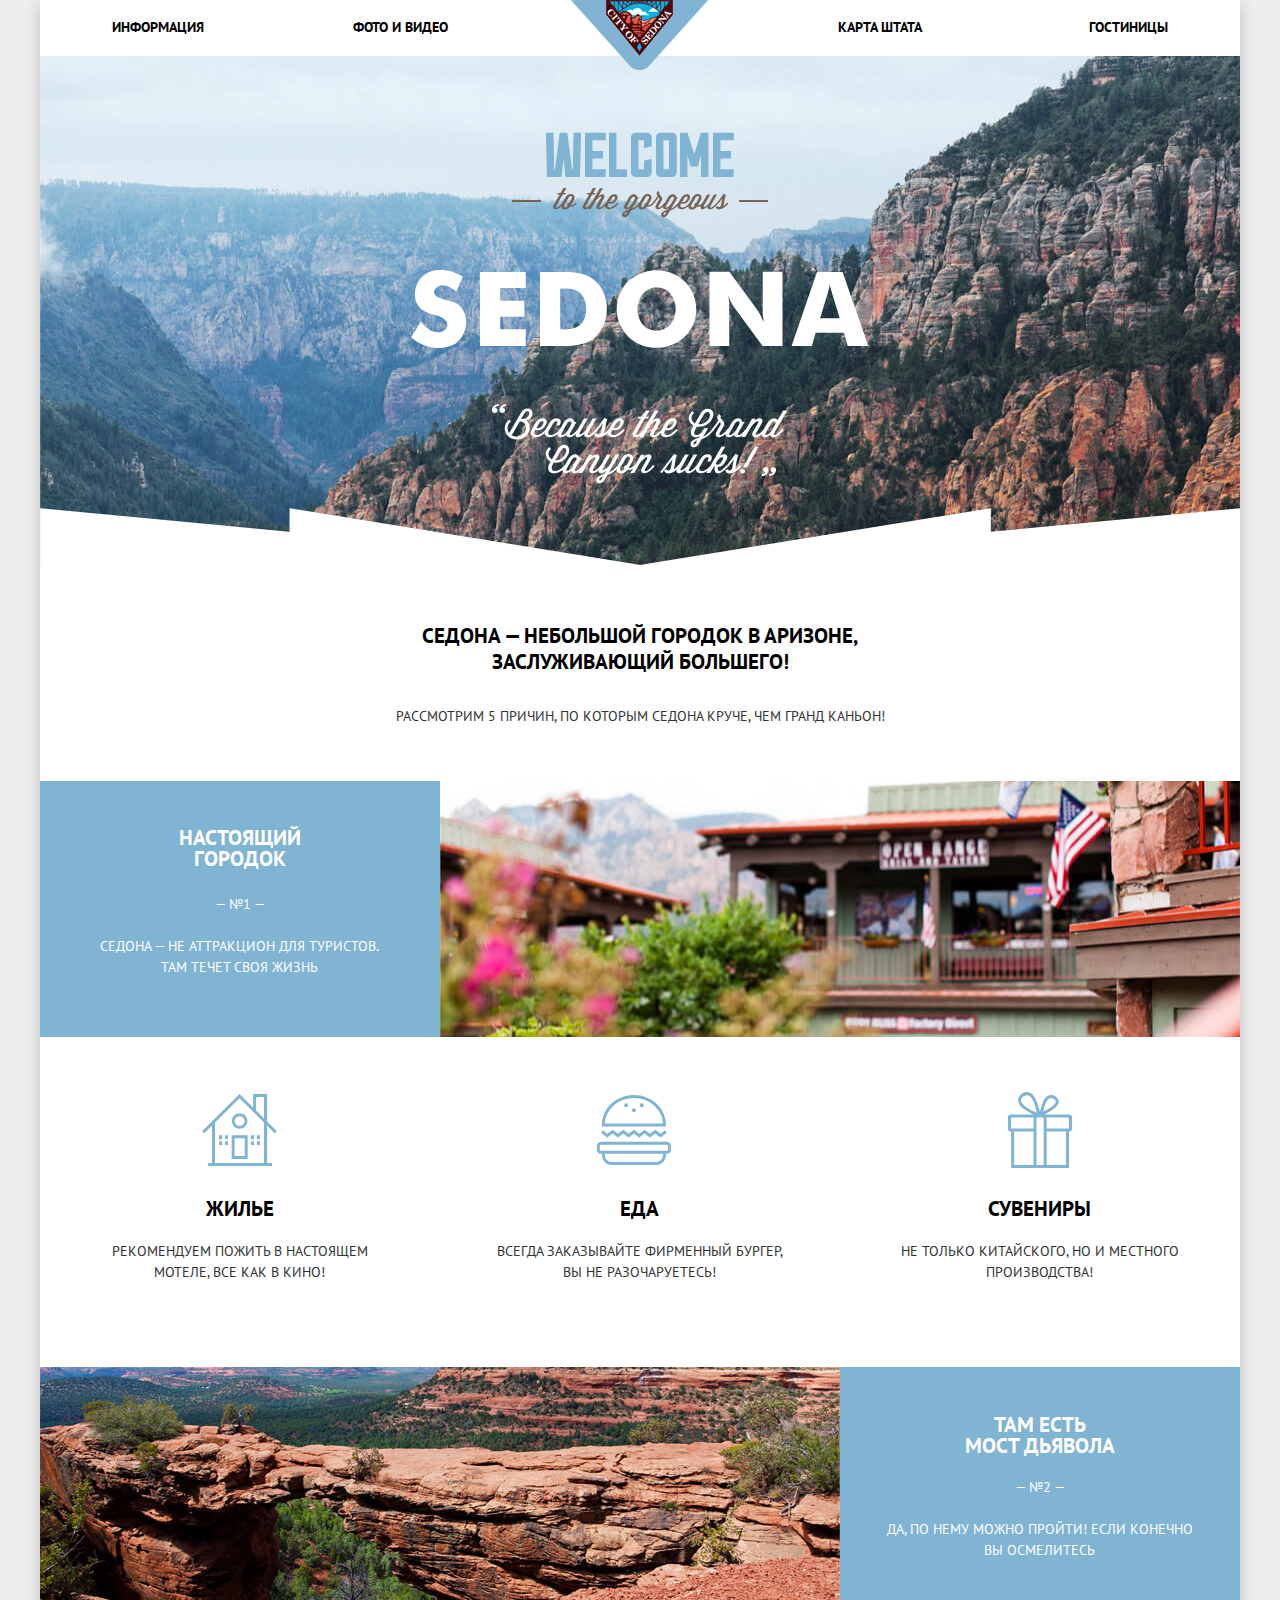
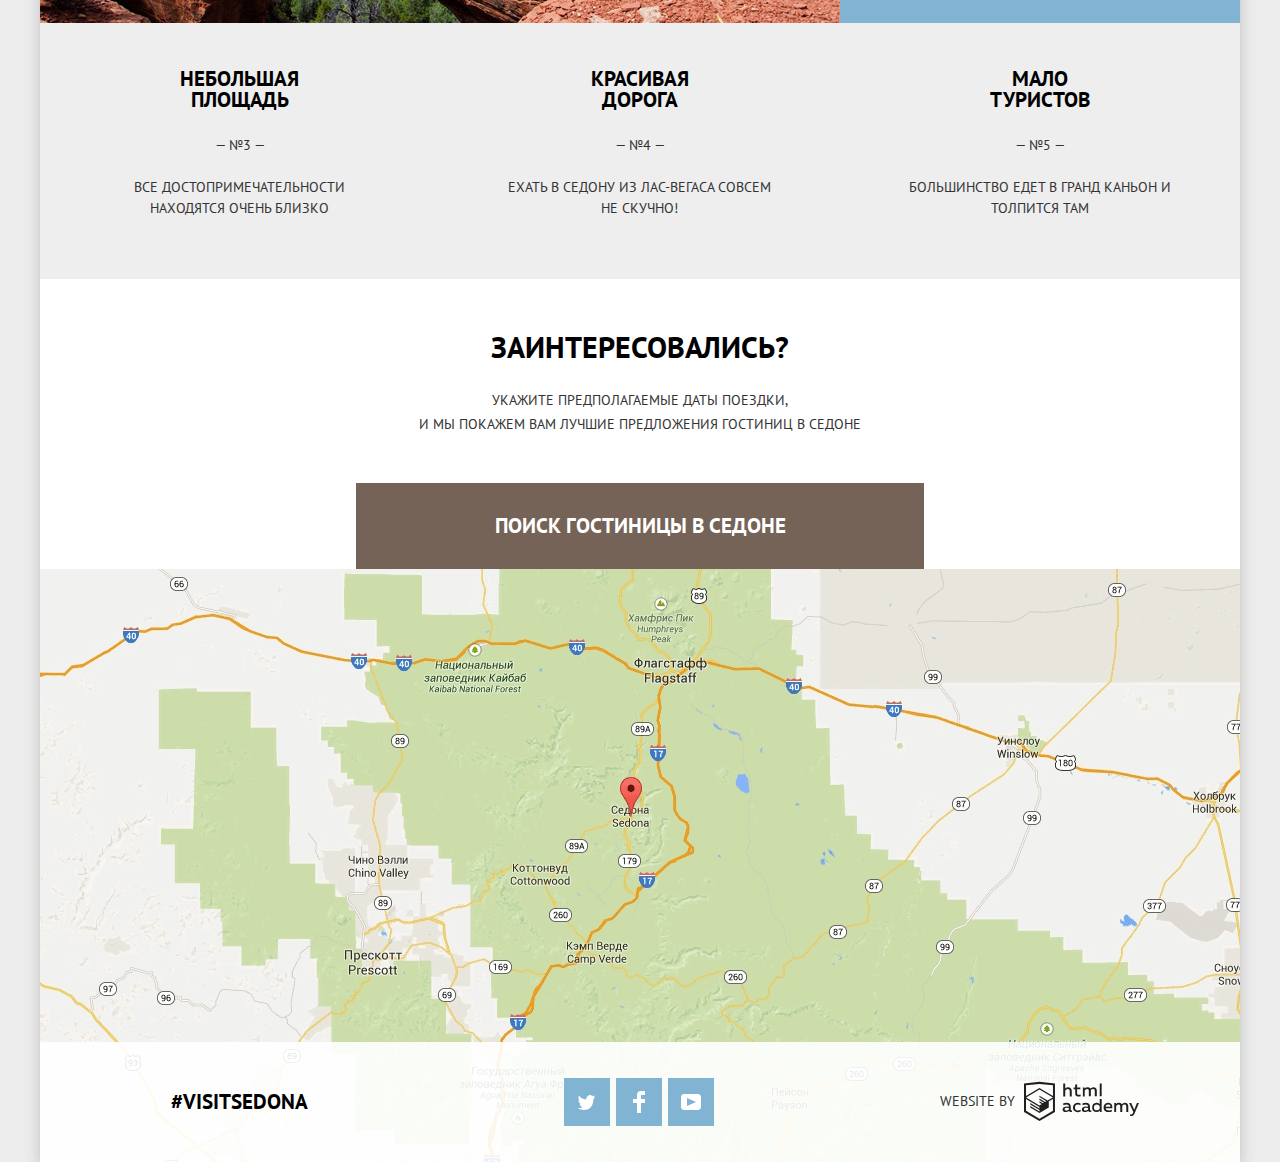
<file: index.html>
<!DOCTYPE html>
<html lang="ru">
  <head>
    <meta charset="utf-8">
    <title>HTML Academy: Седона</title>
    <link href="https://fonts.googleapis.com/css?family=PT+Sans:400,700&amp;subset=cyrillic" rel="stylesheet"> 
    <link rel="stylesheet" href="css/normalize.min.css">
    <link rel="stylesheet" href="css/style.min.css">
  </head>
  <body>
    <div class="main-wrapper">
      <header class="main-header">
        <a class="header-logo"><img src="img/logo.png" alt="Логотип сайта Седоны" width="138" height="70"></a>
        <nav class="main-nav">
          <ul class="menu">
            <li><a href="#">Информация</a></li>
            <li><a href="#">Фото и видео</a></li>
            <li><a href="#">Карта штата</a></li>
            <li><a href="hotels.html">Гостиницы</a></li>
          </ul>
        </nav>
      </header>
    
      <main class="container">
        <section class="intro">
          <h1 class="visually-hidden"> Welcome to the gorgeous Sedona</h1>
          <p class="visually-hidden">"Because the Grand Canyon sucks!"</p>
          <img src="img/text_intro.png" alt="Welcome to the gorgeous Sedona! Because the Grand Canyon sucks!" width="458" height="352">
        </section> <!--      end intro section-->

        <section class="advantages">
          <div class="advantages-wrapper">
            <h2>Седона &mdash; небольшой городок в Аризоне, заслуживающий большего!</h2>
            <p class="reasons">Рассмотрим 5 причин, по которым Седона круче, чем Гранд Каньон!</p>
          </div>

          <div class="advantages-list">
            <div class="row">
              <section class="advantage-item">
                <h3>Настоящий городок</h3>
                <p class="advantage-number">&mdash; №1 &mdash;</p>
                <p class="description">Седона &mdash; не аттракцион для туристов. Там течет своя жизнь</p>
              </section>
              <div class="advantages-photo">
                <img src="img/photo-1.jpg" alt="Улицы Седоны" width="800" height="401">
              </div>
            </div>

            <div class="row more-advantages">
              <section class="advantage-item">
                <h3>Жилье</h3>
                <p class="description">Рекомендуем пожить в настоящем мотеле, все как в кино!</p>
              </section>
              <section class="advantage-item">
                <h3>Еда</h3>
                <p class="description">Всегда заказывайте фирменный бургер, вы не разочаруетесь!</p>
              </section>
              <section class="advantage-item">
                <h3>Сувениры</h3>
                <p class="description">Не только китайского, но и местного производства!</p>
              </section>
            </div>

            <div class="row">
              <section class="advantage-item">
                <h3>Там есть<br> Мост Дьявола</h3>
                <p class="advantage-number">&mdash; №2 &mdash;</p>
                <p class="description">Да, по нему можно пройти! Если конечно вы осмелитесь</p>
              </section>
              <div class="advantages-photo bridge">
                <img src="img/photo-2.jpg" alt="Мост Дьявола" width="800" height="400">
              </div>
            </div>

            <div class="row">
              <section class="advantage-item">
                <h3>Небольшая площадь</h3>
                <p class="advantage-number">&mdash; №3 &mdash;</p>
                <p class="description">Все достопримечательности находятся очень близко</p>
              </section>
              <section class="advantage-item ">
                <h3>Красивая дорога</h3>
                <p class="advantage-number">&mdash; №4 &mdash;</p>
                <p class="description">Ехать в Седону из Лас-Вегаса совсем не скучно!</p>
              </section>
              <section class="advantage-item">
                <h3>Мало туристов</h3>
                <p class="advantage-number">&mdash; №5 &mdash;</p>
                <p class="description">Большинство едет в Гранд Каньон и толпится там</p>
              </section>
            </div>
          </div> <!--        end advantages-list-->

        </section> <!--      end advantages section-->

        <section class="appointment">
          <h2 class="visually-hidden">Поиск гостиницы</h2>
          <b>Заинтересовались?</b>
          <p class="appointment-info">Укажите предполагаемые даты поездки,<br>
          и мы покажем вам лучшие предложения гостиниц в Седоне</p>
          <section class="hotel-search">
            <h3 class="visually-hidden">Форма поиска</h3>
            <button class="button button-show-form">Поиск гостиницы в Седоне</button>
            <div class="appointment-form-container">
              <form class="appointment-form" action="https://echo.htmlacademy.ru" method="get">
                <label for="date-in">Дата заезда:</label>
                <div class="input-date-wrapper">
                  <input type="text" name="date-in" id="date-in" placeholder="24 апреля 2017" value="">
                  <svg class="calendar" xmlns="http://www.w3.org/2000/svg" width="21" height="22" viewBox="0 0 21 22"><path d="M19.251 2.025h-2.845V.648c0-.381-.294-.689-.656-.689-.363 0-.656.308-.656.689v1.377h-3.938V.648c0-.381-.294-.689-.655-.689-.363 0-.657.308-.657.689v1.377H5.906V.648c0-.381-.294-.689-.656-.689-.363 0-.657.308-.657.689v1.377H1.75C.784 2.025 0 2.847 0 3.862v16.302C0 21.179.784 22 1.75 22h17.501c.966 0 1.749-.821 1.749-1.836V3.862c0-1.015-.783-1.837-1.749-1.837zm.437 18.139a.448.448 0 0 1-.437.459H1.75a.45.45 0 0 1-.438-.459V3.862a.45.45 0 0 1 .438-.459h2.844v1.378c0 .381.294.689.657.689.362 0 .656-.308.656-.689V3.403h3.938v1.378c0 .381.294.689.657.689.361 0 .655-.308.655-.689V3.403h3.938v1.378c0 .381.293.689.656.689.362 0 .656-.308.656-.689V3.403h2.845c.241 0 .437.206.437.459v16.302z"/><path d="M4.594 8.225h2.625v2.066H4.594zM4.594 11.668h2.625v2.067H4.594zM4.594 15.112h2.625v2.066H4.594zM9.188 15.112h2.625v2.066H9.188zM9.188 11.668h2.625v2.067H9.188zM9.188 8.225h2.625v2.066H9.188zM13.781 15.112h2.625v2.066h-2.625zM13.781 11.668h2.625v2.067h-2.625zM13.781 8.225h2.625v2.066h-2.625z"/></svg>
                </div>
                <label for="date-out">Дата выезда:</label>
                <div class="input-date-wrapper">
                  <input type="text" name="date-out" id="date-out" placeholder="4 июля 2017" value="">
                  <svg class="calendar" xmlns="http://www.w3.org/2000/svg" width="21" height="22" viewBox="0 0 21 22"><path d="M19.251 2.025h-2.845V.648c0-.381-.294-.689-.656-.689-.363 0-.656.308-.656.689v1.377h-3.938V.648c0-.381-.294-.689-.655-.689-.363 0-.657.308-.657.689v1.377H5.906V.648c0-.381-.294-.689-.656-.689-.363 0-.657.308-.657.689v1.377H1.75C.784 2.025 0 2.847 0 3.862v16.302C0 21.179.784 22 1.75 22h17.501c.966 0 1.749-.821 1.749-1.836V3.862c0-1.015-.783-1.837-1.749-1.837zm.437 18.139a.448.448 0 0 1-.437.459H1.75a.45.45 0 0 1-.438-.459V3.862a.45.45 0 0 1 .438-.459h2.844v1.378c0 .381.294.689.657.689.362 0 .656-.308.656-.689V3.403h3.938v1.378c0 .381.294.689.657.689.361 0 .655-.308.655-.689V3.403h3.938v1.378c0 .381.293.689.656.689.362 0 .656-.308.656-.689V3.403h2.845c.241 0 .437.206.437.459v16.302z"/><path d="M4.594 8.225h2.625v2.066H4.594zM4.594 11.668h2.625v2.067H4.594zM4.594 15.112h2.625v2.066H4.594zM9.188 15.112h2.625v2.066H9.188zM9.188 11.668h2.625v2.067H9.188zM9.188 8.225h2.625v2.066H9.188zM13.781 15.112h2.625v2.066h-2.625zM13.781 11.668h2.625v2.067h-2.625zM13.781 8.225h2.625v2.066h-2.625z"/></svg>
                </div>
                <label for="adults">Взрослые:</label>
                <div class="visitors-count">
                  <button class="appointment-form-button adults-less" type="button">&ndash;</button>
                  <input type="text" name="adults" id="adults" placeholder="2" value="">
                  <button class="appointment-form-button adults-more" type="button">+</button>
                </div>
                <label for="children">Дети:</label>
                <div class="visitors-count">
                  <button class="appointment-form-button children-less" type="button">&ndash;</button>
                  <input type="text" name="children" id="children" placeholder="0" value="">
                  <button class="appointment-form-button children-more" type="button">+</button>
                </div>
                <button class="button button-search" type="submit">Найти</button>
              </form>
            </div>
          </section> <!--        end hotel-search section-->
        </section> <!--end appointment section-->

        <section class="map">
          <h2 class="visually-hidden">Как нас найти</h2>
          <div class="map-wrapper">
            <iframe src="https://www.google.com/maps/embed?pb=!1m18!1m12!1m3!1d704955.1350324089!2d-112.24984124448874!3d34.83721446784348!2m3!1f0!2f0!3f0!3m2!1i1024!2i768!4f13.1!3m3!1m2!1s0x872da132f942b00d%3A0x5548c523fa6c8efd!2z0KHQtdC00L7QvdCwLCDQkNGA0LjQt9C-0L3QsCA4NjMzNiwg0KHQqNCQ!5e0!3m2!1sru!2sru!4v1504607734139" width="600" height="450" style="border:0" allowfullscreen></iframe>
            <img src="img/map.png" alt="Седона — город, расположенный по обе стороны границы между округами Коконино и Явапай в северной области Долины Верде штата Аризона." width="1200" height="593">
          </div>
        </section> <!--        end map section-->
      </main>

      <footer class="main-footer">
        <div class="footer-wrapper"> <!--    дополнительная обертка для поддержки в IE 11 min-heigth + align-items -->
          <div class="hashtag">
            <p>#visitsedona</p>
          </div>

          <section class="social">
            <h3 class="visually-hidden">Мы в соцсетях</h3>
            <ul class="social-list">
              <li><a class="social-item social-tw" href="#"><span class="visually-hidden">Twitter</span></a></li>
              <li><a class="social-item social-fb" href="#"><span class="visually-hidden">Facebook</span></a></li>
              <li><a class="social-item social-yt" href="#"><span class="visually-hidden">Youtube</span></a></li>
            </ul>
          </section><!--      end social section-->

          <div class="copyright">
            <p>
              <span>Website by</span>
              <a class="copyright-link" href="https://htmlacademy.ru/intensive/htmlcss">
                <svg id="Layer_1" data-name="Layer 1" xmlns="http://www.w3.org/2000/svg" width="115" height="41" viewBox="0 0 108.08 36.85"><title>logo-htmlacademy-small1</title><path d="M44.61,26.88a2,2,0,0,0,.55-0.1v1.33a3.25,3.25,0,0,1-1.18.21,1.67,1.67,0,0,1-1.67-1,4.84,4.84,0,0,1-3.14,1.08c-1.51,0-2.91-.83-2.91-2.55,0-2.13,2-2.79,3.71-2.79a11.08,11.08,0,0,1,2.17.25v-0.3c0-1-.76-1.77-2.19-1.77a7.42,7.42,0,0,0-3,.64v-1.7a10.21,10.21,0,0,1,3.19-.55c2.36,0,3.81,1.12,3.81,3.65v3a0.54,0.54,0,0,0,.49.59h0.17Zm-6.44-1.13A1.35,1.35,0,0,0,39.63,27h0.11a3.39,3.39,0,0,0,2.41-1V24.58a9.72,9.72,0,0,0-1.81-.21c-1,0-2.16.33-2.16,1.38h0Zm12.36-6.11a5,5,0,0,1,2.57.64V22a4.08,4.08,0,0,0-2.3-.7,2.75,2.75,0,1,0,0,5.49,5,5,0,0,0,2.43-.64v1.71a6.27,6.27,0,0,1-2.76.57A4.21,4.21,0,0,1,46,24.51q0-.21,0-0.41a4.32,4.32,0,0,1,4.18-4.46h0.38Zm12.17,7.24a2,2,0,0,0,.55-0.1v1.33a3.25,3.25,0,0,1-1.18.21,1.67,1.67,0,0,1-1.67-1,4.84,4.84,0,0,1-3.14,1.08c-1.51,0-2.91-.83-2.91-2.55,0-2.13,2-2.79,3.71-2.79a11.08,11.08,0,0,1,2.17.25v-0.3c0-1-.76-1.77-2.19-1.77a7.42,7.42,0,0,0-3,.64v-1.7a10.21,10.21,0,0,1,3.19-.55c2.36,0,3.81,1.12,3.81,3.65v3a0.54,0.54,0,0,0,.49.59h0.17Zm-6.44-1.13A1.35,1.35,0,0,0,57.73,27h0.11a3.39,3.39,0,0,0,2.41-1V24.58a9.72,9.72,0,0,0-1.81-.21c-1.06,0-2.16.33-2.16,1.38h0ZM73,16V28.2H71.35V26.88a3.88,3.88,0,0,1-3.19,1.54,4.4,4.4,0,0,1,0-8.78,3.81,3.81,0,0,1,3,1.3V16H73Zm-4.53,5.22a2.76,2.76,0,1,0,0,5.52A2.86,2.86,0,0,0,71.15,25V23A2.91,2.91,0,0,0,68.49,21.27ZM79,19.64c3.31,0,4.46,2.68,3.92,5.09H76.7c0.21,1.5,1.67,2.11,3.19,2.11a6.11,6.11,0,0,0,2.64-.59v1.6a7.14,7.14,0,0,1-3,.57C77,28.42,74.78,27,74.78,24a4.18,4.18,0,0,1,4-4.39H79Zm0.09,1.54a2.28,2.28,0,0,0-2.44,2.1v0.06H81.3A2,2,0,0,0,79.13,21.18Zm5.73,7V19.87h1.65v1a3.81,3.81,0,0,1,2.78-1.27A2.86,2.86,0,0,1,91.89,21a4.12,4.12,0,0,1,2.91-1.33A3.06,3.06,0,0,1,98,23V28.2h-1.9V23.05a1.59,1.59,0,0,0-1.42-1.75H94.42a2.8,2.8,0,0,0-2.07,1.12V28.2h-1.9V23.05A1.59,1.59,0,0,0,89,21.31H88.8a3,3,0,0,0-2.21,1.29v5.63H84.86Zm21.31-8.33h1.9l-3.91,9.46c-0.9,2.17-2.09,2.86-3.35,2.86a4.76,4.76,0,0,1-1.1-.14V30.46a2.86,2.86,0,0,0,.85.12c0.9,0,1.58-.64,2.07-1.9l0.17-.42-4-8.4h2l2.86,6.29ZM38.73,1.46V6.22a3.81,3.81,0,0,1,2.7-1.14,3.25,3.25,0,0,1,3.44,3.4v5.15H43V8.72a1.81,1.81,0,0,0-1.61-2h-0.3a2.93,2.93,0,0,0-2.32,1.39v5.52h-1.9V1.46h1.9ZM49.94,2.31v3h3V6.91h-3v3.81c0,1.1.5,1.46,1.58,1.46a4.49,4.49,0,0,0,1.69-.33v1.6A6.8,6.8,0,0,1,51,13.8a2.55,2.55,0,0,1-2.86-2.74V6.89H46.58V5.26h1.5V2.74Zm5.4,11.31V5.28H57v1A3.81,3.81,0,0,1,59.77,5a2.86,2.86,0,0,1,2.6,1.33A4.12,4.12,0,0,1,65.28,5,3.06,3.06,0,0,1,68.44,8.4v5.21h-1.9V8.46a1.59,1.59,0,0,0-1.42-1.75H64.89a2.8,2.8,0,0,0-2.07,1.12v5.78h-1.9V8.46A1.59,1.59,0,0,0,59.5,6.71H59.27A3,3,0,0,0,57.06,8v5.63H55.34ZM71.17,1.45H73V13.6H71.17V1.45ZM14.71,0H14.55L0,1.54V28.21l14.55,8.66,14.55-8.66V1.54Zm12.5,27.1L14.55,34.64,1.9,27.12V16.18l12.59,7.5V25L5.86,19.9v1.31l8.68,5.21v1.39L5.87,22.65V24l8.68,5.21,8.75-5.24V18.31L27.2,16V27.12Zm0-12.53-3.48,2-1.6,1L14.51,13v1.31L21,18.23H21l-0.14.09-1,.54-5.37-3.2V17l4.24,2.52-1,.67-3.2-1.9v1.31l2.1,1.24L14.5,22.1,2,14.65,14.51,7.11Zm0-1.32L14.49,5.76,1.91,13.25v-10L14.56,1.92,27.21,3.25v10h0Z" transform="translate(0 -0.02)" fill="#231f20"/></svg>
                <span class="visually-hidden">HTML Academy</span>
              </a>
            </p>
          </div>
        </div>
      </footer>

    </div>
    
    <script src="js/script.min.js"></script>

  </body>
</html>
</file>
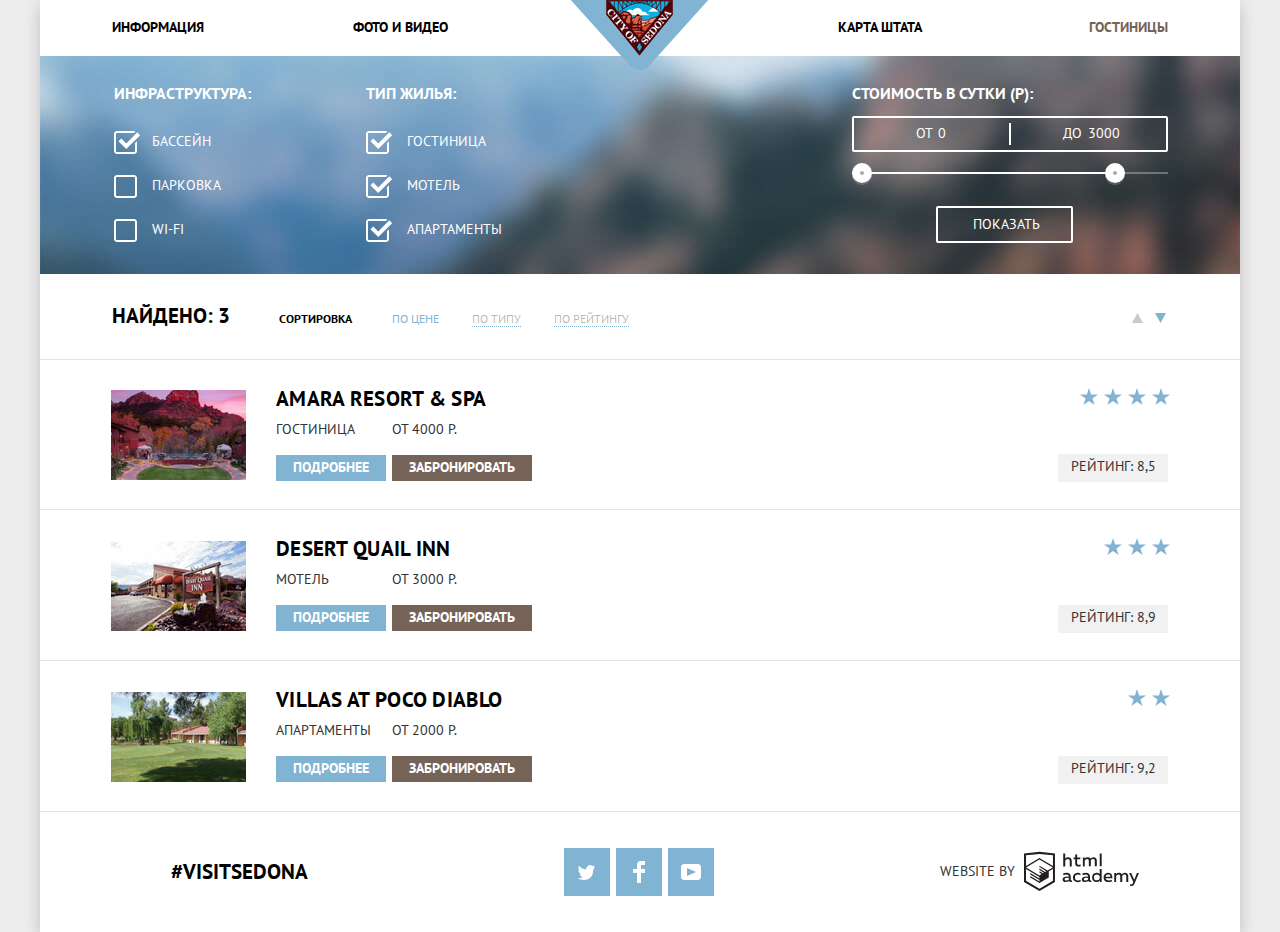
<file: hotels.html>
<!DOCTYPE html>
<html lang="ru">
  <head>
    <meta charset="UTF-8">
    <title>Гостиницы</title>
    <link href="https://fonts.googleapis.com/css?family=PT+Sans:400,700&amp;subset=cyrillic" rel="stylesheet">
    <link rel="stylesheet" href="css/normalize.min.css">
    <link rel="stylesheet" href="css/style.min.css">
  </head>
  <body>
    <div class="main-wrapper">
      <header class="main-header">
        <a class="header-logo" href="index.html"><img src="img/logo.png" alt="На главную" width="138" height="70"></a>
        <nav class="main-nav">
          <ul class="menu">
            <li><a href="#">Информация</a></li>
            <li><a href="#">Фото и видео</a></li>
            <li><a href="#">Карта штата</a></li>
            <li><a class="current">Гостиницы</a></li>
          </ul>
        </nav>
      </header>

      <main class="main-container">
        <h1 class="visually-hidden">Поиск гостиницы в Седоне</h1>
        <section class="filter">
          <h2 class="visually-hidden">Фильтры гостиниц</h2>
          <form class="form-filter" action="https://echo.htmlacademy.ru" method="get">
            <fieldset class="fieldset infrastructure">
              <legend>Инфраструктура:</legend>
              <ul>
                <li>
                  <input class="visually-hidden filter-input" type="checkbox" name="pool" id="pool" checked>
                  <label for="pool">Бассейн</label>
                </li>
                <li>
                  <input class="visually-hidden filter-input" type="checkbox" name="parking" id="parking">
                  <label for="parking">Парковка</label>
                </li>
                <li>
                  <input class="visually-hidden filter-input" type="checkbox" name="wifi" id="wifi">
                  <label for="wifi">Wi-Fi</label>
                </li>
              </ul>
            </fieldset>
            <fieldset class="fieldset housing">
              <legend>Тип жилья:</legend>
              <ul>
                <li>
                  <input class="visually-hidden filter-input" type="checkbox" name="hotel" id="hotel" checked>
                  <label for="hotel">Гостиница</label>
                </li>
                <li>
                  <input class="visually-hidden filter-input" type="checkbox" name="motel" id="motel" checked>
                  <label for="motel">Мотель</label>
                </li>
                <li>
                  <input class="visually-hidden filter-input" type="checkbox" name="apartments" id="apartments" checked>
                  <label for="apartments">Апартаменты</label>
                </li>
              </ul>
            </fieldset>
            <section class="filter-range">
              <h3>Стоимость в сутки (р):</h3>
              <div class="price-controls">
                <label class="min-price">от
                  <input type="text" name="min-price" value="0">
                </label>
                <label class="max-price">до
                  <input type="text" name="max-price" value="3000">
                </label>
              </div>
              <div class="range-controls">
                <div class="scale">
                 <div class="bar"></div>
                </div>
                <svg class="range-toggle range-toggle-min" xmlns="http://www.w3.org/2000/svg" width="20" height="23" viewBox="0 0 20 23"><path opacity=".3" fill="#ABABAB" d="M10 20C4.477 20 0 15.522 0 10v2c0 5.522 4.477 10 10 10 5.522 0 10-4.478 10-10v-2c0 5.522-4.478 10-10 10z"/><circle fill="#FFF" cx="10" cy="10" r="10"/><circle fill="#ABABAB" cx="10" cy="10" r="2"/></svg>

                <svg class="range-toggle range-toggle-max" xmlns="http://www.w3.org/2000/svg" width="20" height="23" viewBox="0 0 20 23"><path opacity=".3" fill="#ABABAB" d="M10 20C4.477 20 0 15.522 0 10v2c0 5.522 4.477 10 10 10 5.522 0 10-4.478 10-10v-2c0 5.522-4.478 10-10 10z"/><circle fill="#FFF" cx="10" cy="10" r="10"/><circle fill="#ABABAB" cx="10" cy="10" r="2"/></svg>
              </div>
              <input class="button button-show" type="submit" value="Показать">
            </section> <!--          end filter-range section-->

          </form>
        </section> <!--      end filter section-->

        <section class="search-results">
          <div class="search-results-wrapper">
            <h2 class="visually-hidden">Результаты поиска</h2>
            <p class="results-amount">Найдено: 3</p>
            <section class="sort">
              <h3>Сортировка</h3>
              <ul class="sort-list">
                <li class="sort-item"><a class="sort-current" href="#">По цене</a></li>
                <li class="sort-item"><a href="#">По типу</a></li>
                <li class="sort-item"><a href="#">По рейтингу</a></li>
              </ul>

            </section>
            <div class="sort-buttons">
              <button class="sort-ascending" type="button"><span class="visually-hidden">По возрастанию</span></button>
              <button class="sort-descending sort-active" type="button"><span class="visually-hidden">По убыванию</span></button>
            </div>
          </div> <!--        end sort section-->

          <section class="found">
            <h3 class="visually-hidden">По Вашему запросу найдено:</h3>
            <div class="found-list">
              <article class="found-item">
                <div class="found-info-wrapper">
                  <h4><a href="#">Amara resort &amp; spa</a></h4>
                  <p class="hotel-info">
                    <span class="hotel-type">Гостиница</span>
                    <span class="hotel-price">от 4000 р.</span>
                  </p>
                  <div class="button-container">
                    <a class="button button-more" href="#">Подробнее</a>
                    <a class="button button-book" href="#">Забронировать</a>
                  </div>
                </div>
                <div class="found-img-wrapper">
                  <img src="img/hotels_photo-1.jpg" alt="Amara resort &amp; spa" width="135" height="90">
                </div>
                <div class="rating stars-4">
                  <p>Рейтинг: 8,5</p>
                </div>
              </article>

              <article class="found-item">
                <div class="found-info-wrapper">
                  <h4><a href="#">Desert Quail Inn</a></h4>
                  <p class="hotel-info">
                    <span class="hotel-type">Мотель</span>
                    <span class="hotel-price">от 3000 р.</span>
                  </p>
                  <div class="button-container">
                    <a class="button button-more" href="#">Подробнее</a>
                    <a class="button button-book" href="#">Забронировать</a>
                  </div>
                </div>
                <div class="found-img-wrapper">
                  <img src="img/hotels_photo-2.jpg" alt="Desert Quail Inn" width="135" height="90">
                </div>
                <div class="rating stars-3">
                  <p>Рейтинг: 8,9</p>
                </div>
              </article>

              <article class="found-item">
                <div class="found-info-wrapper">
                  <h4><a href="#">Villas at Poco Diablo</a></h4>
                  <p class="hotel-info">
                    <span class="hotel-type">Апартаменты</span>
                    <span class="hotel-price">от 2000 р.</span>
                  </p>
                  <div class="button-container">
                    <a class="button button-more" href="#">Подробнее</a>
                    <a class="button button-book" href="#">Забронировать</a>
                  </div>
                </div>
                <div class="found-img-wrapper">
                  <img src="img/hotels_photo-3.jpg" alt="Desert Quail Inn" width="135" height="90">
                </div>
                <div class="rating stars-2">
                  <p>Рейтинг: 9,2</p>
                </div>
              </article>
            </div>

          </section> <!--        end found section-->
        </section> <!--      end search-results section-->
      </main>

      <footer class="main-footer">
        <div class="footer-wrapper"> <!--    дополнительная обертка для поддержки в IE 11 min-heigth + align-items -->
          <div class="hashtag">
            <p>#visitsedona</p>
          </div>

          <section class="social">
            <h3 class="visually-hidden">Мы в соцсетях</h3>
            <ul class="social-list">
              <li><a class="social-item social-tw" href="#"><span class="visually-hidden">Twitter</span></a></li>
              <li><a class="social-item social-fb" href="#"><span class="visually-hidden">Facebook</span></a></li>
              <li><a class="social-item social-yt" href="#"><span class="visually-hidden">Youtube</span></a></li>
            </ul>
          </section><!--      end social section-->

          <div class="copyright">
            <p>
              <span>Website by</span>
              <a class="copyright-link" href="https://htmlacademy.ru/intensive/htmlcss">
                <svg id="Layer_1" data-name="Layer 1" xmlns="http://www.w3.org/2000/svg" width="115" height="41" viewBox="0 0 108.08 36.85"><title>logo-htmlacademy-small1</title><path d="M44.61,26.88a2,2,0,0,0,.55-0.1v1.33a3.25,3.25,0,0,1-1.18.21,1.67,1.67,0,0,1-1.67-1,4.84,4.84,0,0,1-3.14,1.08c-1.51,0-2.91-.83-2.91-2.55,0-2.13,2-2.79,3.71-2.79a11.08,11.08,0,0,1,2.17.25v-0.3c0-1-.76-1.77-2.19-1.77a7.42,7.42,0,0,0-3,.64v-1.7a10.21,10.21,0,0,1,3.19-.55c2.36,0,3.81,1.12,3.81,3.65v3a0.54,0.54,0,0,0,.49.59h0.17Zm-6.44-1.13A1.35,1.35,0,0,0,39.63,27h0.11a3.39,3.39,0,0,0,2.41-1V24.58a9.72,9.72,0,0,0-1.81-.21c-1,0-2.16.33-2.16,1.38h0Zm12.36-6.11a5,5,0,0,1,2.57.64V22a4.08,4.08,0,0,0-2.3-.7,2.75,2.75,0,1,0,0,5.49,5,5,0,0,0,2.43-.64v1.71a6.27,6.27,0,0,1-2.76.57A4.21,4.21,0,0,1,46,24.51q0-.21,0-0.41a4.32,4.32,0,0,1,4.18-4.46h0.38Zm12.17,7.24a2,2,0,0,0,.55-0.1v1.33a3.25,3.25,0,0,1-1.18.21,1.67,1.67,0,0,1-1.67-1,4.84,4.84,0,0,1-3.14,1.08c-1.51,0-2.91-.83-2.91-2.55,0-2.13,2-2.79,3.71-2.79a11.08,11.08,0,0,1,2.17.25v-0.3c0-1-.76-1.77-2.19-1.77a7.42,7.42,0,0,0-3,.64v-1.7a10.21,10.21,0,0,1,3.19-.55c2.36,0,3.81,1.12,3.81,3.65v3a0.54,0.54,0,0,0,.49.59h0.17Zm-6.44-1.13A1.35,1.35,0,0,0,57.73,27h0.11a3.39,3.39,0,0,0,2.41-1V24.58a9.72,9.72,0,0,0-1.81-.21c-1.06,0-2.16.33-2.16,1.38h0ZM73,16V28.2H71.35V26.88a3.88,3.88,0,0,1-3.19,1.54,4.4,4.4,0,0,1,0-8.78,3.81,3.81,0,0,1,3,1.3V16H73Zm-4.53,5.22a2.76,2.76,0,1,0,0,5.52A2.86,2.86,0,0,0,71.15,25V23A2.91,2.91,0,0,0,68.49,21.27ZM79,19.64c3.31,0,4.46,2.68,3.92,5.09H76.7c0.21,1.5,1.67,2.11,3.19,2.11a6.11,6.11,0,0,0,2.64-.59v1.6a7.14,7.14,0,0,1-3,.57C77,28.42,74.78,27,74.78,24a4.18,4.18,0,0,1,4-4.39H79Zm0.09,1.54a2.28,2.28,0,0,0-2.44,2.1v0.06H81.3A2,2,0,0,0,79.13,21.18Zm5.73,7V19.87h1.65v1a3.81,3.81,0,0,1,2.78-1.27A2.86,2.86,0,0,1,91.89,21a4.12,4.12,0,0,1,2.91-1.33A3.06,3.06,0,0,1,98,23V28.2h-1.9V23.05a1.59,1.59,0,0,0-1.42-1.75H94.42a2.8,2.8,0,0,0-2.07,1.12V28.2h-1.9V23.05A1.59,1.59,0,0,0,89,21.31H88.8a3,3,0,0,0-2.21,1.29v5.63H84.86Zm21.31-8.33h1.9l-3.91,9.46c-0.9,2.17-2.09,2.86-3.35,2.86a4.76,4.76,0,0,1-1.1-.14V30.46a2.86,2.86,0,0,0,.85.12c0.9,0,1.58-.64,2.07-1.9l0.17-.42-4-8.4h2l2.86,6.29ZM38.73,1.46V6.22a3.81,3.81,0,0,1,2.7-1.14,3.25,3.25,0,0,1,3.44,3.4v5.15H43V8.72a1.81,1.81,0,0,0-1.61-2h-0.3a2.93,2.93,0,0,0-2.32,1.39v5.52h-1.9V1.46h1.9ZM49.94,2.31v3h3V6.91h-3v3.81c0,1.1.5,1.46,1.58,1.46a4.49,4.49,0,0,0,1.69-.33v1.6A6.8,6.8,0,0,1,51,13.8a2.55,2.55,0,0,1-2.86-2.74V6.89H46.58V5.26h1.5V2.74Zm5.4,11.31V5.28H57v1A3.81,3.81,0,0,1,59.77,5a2.86,2.86,0,0,1,2.6,1.33A4.12,4.12,0,0,1,65.28,5,3.06,3.06,0,0,1,68.44,8.4v5.21h-1.9V8.46a1.59,1.59,0,0,0-1.42-1.75H64.89a2.8,2.8,0,0,0-2.07,1.12v5.78h-1.9V8.46A1.59,1.59,0,0,0,59.5,6.71H59.27A3,3,0,0,0,57.06,8v5.63H55.34ZM71.17,1.45H73V13.6H71.17V1.45ZM14.71,0H14.55L0,1.54V28.21l14.55,8.66,14.55-8.66V1.54Zm12.5,27.1L14.55,34.64,1.9,27.12V16.18l12.59,7.5V25L5.86,19.9v1.31l8.68,5.21v1.39L5.87,22.65V24l8.68,5.21,8.75-5.24V18.31L27.2,16V27.12Zm0-12.53-3.48,2-1.6,1L14.51,13v1.31L21,18.23H21l-0.14.09-1,.54-5.37-3.2V17l4.24,2.52-1,.67-3.2-1.9v1.31l2.1,1.24L14.5,22.1,2,14.65,14.51,7.11Zm0-1.32L14.49,5.76,1.91,13.25v-10L14.56,1.92,27.21,3.25v10h0Z" transform="translate(0 -0.02)" fill="#231f20"/></svg>
                <span class="visually-hidden">HTML Academy</span>
              </a>
            </p>
          </div>
        </div>
      </footer>
    </div>
    <script src="js/script.min.js"></script>
  </body>
</html>
</file>
<file: css/style.min.css>
@-webkit-keyframes show{0%{-webkit-transform:scaleY(0) translateY(-100%);transform:scaleY(0) translateY(-100%)}1%{-webkit-transform:scaleY(1) translateY(-50%);transform:scaleY(1) translateY(-50%)}to{-webkit-transform:scaleY(1) translateY(0);transform:scaleY(1) translateY(0)}}@keyframes show{0%{-webkit-transform:scaleY(0) translateY(-100%);transform:scaleY(0) translateY(-100%)}1%{-webkit-transform:scaleY(1) translateY(-50%);transform:scaleY(1) translateY(-50%)}to{-webkit-transform:scaleY(1) translateY(0);transform:scaleY(1) translateY(0)}}@-webkit-keyframes shake{0%,to{-webkit-transform:translateX(0);transform:translateX(0)}10%,30%,50%,70%,90%{-webkit-transform:translateX(-10px);transform:translateX(-10px)}20%,40%,60%,80%{-webkit-transform:translateX(10px);transform:translateX(10px)}}@keyframes shake{0%,to{-webkit-transform:translateX(0);transform:translateX(0)}10%,30%,50%,70%,90%{-webkit-transform:translateX(-10px);transform:translateX(-10px)}20%,40%,60%,80%{-webkit-transform:translateX(10px);transform:translateX(10px)}}body,html{margin:0;padding:0;font-size:14px;line-height:1.5;color:#333;font-weight:400;font-family:"PT Sans",Helvetica,Arial,sans-serif;text-transform:uppercase;text-align:center;background-color:#ededed}a{text-decoration:none}img{max-width:100%}.visually-hidden{position:absolute;width:1px;height:1px;margin:-1px;border:0;padding:0;clip:rect(0 0 0 0);overflow:hidden}.main-wrapper{margin:0 auto;max-width:1200px;min-width:768px;background-color:#fff;-webkit-box-shadow:0 5px 15px 0 rgba(0,1,1,.2);box-shadow:0 5px 15px 0 rgba(0,1,1,.2)}.main-header{position:relative;margin:0;padding:0}.header-logo{position:absolute;top:0;left:50%;margin-left:-69px}.main-nav{margin:0;padding:0;max-width:1200px;min-width:768px}.menu{display:-webkit-box;display:-ms-flexbox;display:flex;-webkit-box-orient:horizontal;-webkit-box-direction:normal;-ms-flex-flow:row wrap;flex-flow:row wrap;-webkit-box-sizing:border-box;box-sizing:border-box;margin:0;padding:0 6%;width:100%;list-style:none;background-color:#fff}.menu li{width:20%;padding-top:15px;padding-bottom:15px}.menu li:nth-child(2){margin-right:auto;padding-left:2.8%}.menu li:nth-child(3){padding-right:3.3%}.menu li:nth-child(1),.menu li:nth-child(2){text-align:left}.menu li:nth-child(3),.menu li:nth-child(4){text-align:right}.menu a{line-height:1.857;font-weight:700;color:#000}.menu a:focus,.menu a:hover{color:#81b3d2;outline:0}.menu a:active{color:rgba(0,0,0,.3)}.intro{width:100%;min-height:509px;background-color:#405d6f;background-image:url(../img/mask_intro.png),url(../img/bg_intro.jpg);background-repeat:no-repeat,no-repeat;background-position:bottom center,50% 20%;background-size:100% 57px,cover}.intro img{margin-top:76px}.advantages,.advantages-wrapper{-webkit-box-sizing:border-box;box-sizing:border-box}.advantages{display:-webkit-box;display:-ms-flexbox;display:flex;-webkit-box-orient:vertical;-webkit-box-direction:normal;-ms-flex-flow:column wrap;flex-flow:column wrap}.advantages-wrapper{padding:40px 29.3% 36px;min-height:216px}.advantages h2{margin-bottom:29px;margin-top:18px;font-size:1.5em;line-height:1.24;color:#000;font-weight:700}.reasons{margin-top:15px;line-height:1.857;color:#333}.advantages .row,.advantages-list{display:-webkit-box;display:-ms-flexbox;display:flex}.advantages-list{-webkit-box-orient:horizontal;-webkit-box-direction:normal;-ms-flex-flow:row wrap;flex-flow:row wrap}.advantages .row{width:100%;padding:0;overflow:hidden}.row:nth-child(1),.row:nth-child(3){background-color:#81b3d2;color:#fff}.row:nth-child(1) h3,.row:nth-child(3) h3{color:#fff}.row:nth-child(4){background-color:#eee}.advantage-item{-webkit-box-sizing:border-box;box-sizing:border-box;width:33.333%;padding:26px 4.05% 0 4%;min-height:256px}.advantage-item h3{font-size:1.5em;line-height:1;color:#000;font-weight:700}.advantage-number{margin-bottom:21px}.description{margin-bottom:14px}.row:nth-child(1) h3{width:50%;margin:20px auto 25px}.more-advantages .advantage-item{-webkit-box-sizing:border-box;box-sizing:border-box;min-height:330px;padding-top:55px}.more-advantages h3{margin-bottom:22px}.more-advantages .advantage-item::before{content:"";display:block;margin:0 auto 30px;width:90px;height:76px}.more-advantages .advantage-item:nth-child(1)::before{background:url(../img/icon-1.svg) no-repeat center center}.more-advantages .advantage-item:nth-child(2)::before{background:url(../img/icon-3.svg) no-repeat center center;background-position:2.5px center}.more-advantages .advantage-item:nth-child(3)::before{background:url(../img/icon-2.svg) no-repeat center center}.advantages-photo{position:relative;margin:0;padding:0;width:66.667%;min-height:256px}.advantages-photo img{min-height:256px;position:absolute;max-width:100%;height:auto;top:50%;left:0;-webkit-transform:translateY(-50%);-ms-transform:translateY(-50%);transform:translateY(-50%)}.row:nth-child(3) .advantage-item{padding-left:3.5%;padding-right:3.5%}.row .bridge{-webkit-box-ordinal-group:0;-ms-flex-order:-1;order:-1}.row:nth-child(4) .advantage-item{padding:45px 5% 0}.row:nth-child(4) h3{width:50%;min-width:116px;margin:0 auto 25px}.appointment{position:relative;-webkit-box-sizing:border-box;box-sizing:border-box;min-height:290px;padding-top:50px;padding-bottom:95px}.appointment b{display:block;margin-bottom:24px;font-size:2.143rem;line-height:1.2;font-weight:700;color:#000}.appointment-info{margin-bottom:12px;line-height:1.714}.appointment .button{color:#fff;font-size:1.5em;line-height:1.238;font-weight:700;font-family:"PT Sans",Helvetica,Arial,sans-serif;text-transform:uppercase;background-color:#766357;border:0}.appointment .button:focus,.appointment .button:hover{background-color:#604e43;outline:0}.appointment .button:active{color:rgba(255,255,255,.3);background-color:#503e33}.appointment-form,.appointment-form-container,.hotel-search{display:-webkit-box;display:-ms-flexbox;display:flex;-webkit-box-orient:horizontal;-webkit-box-direction:normal;-ms-flex-flow:row wrap;flex-flow:row wrap;width:568px}.button:hover{cursor:pointer}.hotel-search .button-show-form{position:absolute;bottom:0;left:50%;margin-left:-284px;width:568px;min-height:86px}.appointment-form,.appointment-form-container{position:absolute;-webkit-box-pack:justify;-ms-flex-pack:justify;justify-content:space-between;-ms-flex-line-pack:start;align-content:flex-start;-webkit-box-sizing:border-box;box-sizing:border-box;min-height:395px}.appointment-form-container{margin-left:-284px;overflow:hidden;top:100%;left:50%}.appointment-form{top:0;left:0;z-index:10;padding:55px;background-color:#fff;-webkit-box-shadow:0 7px 15px 0 rgba(0,1,1,.15);box-shadow:0 7px 15px 0 rgba(0,1,1,.15);-webkit-animation:show .6s;animation:show .6s}.form-hidden{display:none}.form-error{-webkit-animation:shake .6s;animation:shake .6s}.appointment-form input{-webkit-box-sizing:border-box;box-sizing:border-box;padding:5px 10px;line-height:1;font-weight:700;font-family:"PT Sans",Helvetica,Arial,sans-serif;color:#000;text-transform:uppercase;background-color:#f2f2f2;border:2px solid transparent}.appointment-form input:hover{background-color:#ebebeb}.appointment-form input:focus{outline:0;background-color:#fff;border-color:#e5e5e5}.appointment-form input[name=date-in],.appointment-form input[name=date-out]{width:100%}.input-date-wrapper{position:relative;margin-bottom:30px;width:346px}.input-date-wrapper .calendar{position:absolute;top:50%;right:9px;margin-top:-11px}.calendar path{fill:#c9c9c9}.appointment-form-button:hover,.calendar:hover{cursor:pointer}.calendar:focus path,.calendar:hover path{fill:#000}.calendar:active path{fill:#81b3d1}.visitors-count{display:-webkit-box;display:-ms-flexbox;display:flex;-webkit-box-orient:horizontal;-webkit-box-direction:normal;-ms-flex-flow:row wrap;flex-flow:row wrap;-webkit-box-align:start;-ms-flex-align:start;align-items:flex-start;margin:0 0 54px;padding:0;width:114px;height:38px;font-size:0}.appointment-form input[name=adults],.appointment-form input[name=children]{display:inline-block;vertical-align:middle;-webkit-box-sizing:border-box;box-sizing:border-box;margin:0;width:38px;height:38px;font-size:1rem;text-align:center}.appointment-form label,.appointment-form-button{-webkit-box-sizing:border-box;box-sizing:border-box;font-weight:700}.appointment-form label{padding:5px 0;margin-bottom:30px;-ms-flex-item-align:center;align-self:center;text-align:left;width:112px}.appointment-form label[for=adults],.appointment-form label[for=children]{margin-bottom:54px}.appointment-form label[for=children]{padding-left:50px}.appointment-form-button{margin:0;width:38px;height:38px;font-size:1.5rem;color:#a9a9a9;background-color:#f1f1f1;border:0}.appointment-form-button:focus,.appointment-form-button:hover{color:#000;outline:0}.appointment-form-button:active{color:#81b3d2}.appointment-form .button-search{-webkit-box-sizing:border-box;box-sizing:border-box;width:458px;padding:15px;background-color:#81b3d2}.appointment-form .button-search:focus,.appointment-form .button-search:hover,.social-list a:focus,.social-list a:hover{background-color:#669ec0;outline:0}.appointment-form .button-search:active{color:rgba(255,255,255,.3);background-color:#5496bd}.map{height:473px;position:relative}.map iframe,.map-wrapper{position:relative;width:100%;height:593px}.map-wrapper{overflow:hidden}.map img{position:absolute;top:0;left:0}.map iframe{z-index:2}.footer-wrapper,.main-footer{display:-webkit-box;display:-ms-flexbox;display:flex;-webkit-box-orient:horizontal;-webkit-box-direction:normal;width:100%}.main-footer{-ms-flex-direction:row;flex-direction:row}.footer-wrapper{position:relative;z-index:3;-ms-flex-flow:row wrap;flex-flow:row wrap;-webkit-box-pack:justify;-ms-flex-pack:justify;justify-content:space-between;-webkit-box-align:center;-ms-flex-align:center;align-items:center;min-height:120px;background-color:rgba(255,255,255,.9)}.hashtag{width:33.333%;font-size:1.5em;line-height:1.238;font-weight:700;color:#000}.social{width:33.333%;margin-top:1px}.social-list{-webkit-box-sizing:border-box;box-sizing:border-box;margin:0;padding:0;width:100%;height:48px;vertical-align:middle;list-style:none}.social-item,.social-list li{display:inline-block;vertical-align:middle}.social-list li{margin-right:2px}.social-list a{background-color:#81b3d2}.social-list a:active{background-color:#5496bd}.social-item{position:relative;width:46px;height:48px;background-color:#81b3d1}.social-item:last-child,.sort-list li:last-child{margin-right:0}.social-item::after{content:"";display:block;position:absolute;top:0;left:0;right:0;bottom:0}.social-item:active::after{opacity:.3}.social-tw::after{background:url(../img/twitter.svg) no-repeat center center}.social-fb::after{background:url(../img/fb-icon.svg) no-repeat center center}.social-yt::after{background:url(../img/youtube.svg) no-repeat center center}.copyright{display:-webkit-box;display:-ms-flexbox;display:flex;-webkit-box-orient:horizontal;-webkit-box-direction:normal;-ms-flex-flow:row wrap;flex-flow:row wrap;-webkit-box-pack:center;-ms-flex-pack:center;justify-content:center;-webkit-box-align:center;-ms-flex-align:center;align-items:center;-webkit-box-sizing:border-box;box-sizing:border-box;width:33.333%;line-height:1.857}.copyright span,.copyright-link{display:inline-block;vertical-align:middle}.copyright-link{margin-bottom:-8px}.copyright span{margin-right:5px}.copyright-link:focus path,.copyright-link:hover path{fill:#81b3d1}.copyright-link:active path{fill:#bdbbbb}a.current,a.current:active,a.current:focus,a.current:hover{color:#766357}.filter,.form-filter{-webkit-box-sizing:border-box;box-sizing:border-box}.filter{min-height:218px;padding:25px 6% 0;color:#fff;line-height:1.5;text-align:left;background-color:#47769f;background-image:url(../img/bg_hotels.jpg);background-repeat:no-repeat;background-position:top center}.form-filter{display:-webkit-box;display:-ms-flexbox;display:flex;-webkit-box-orient:horizontal;-webkit-box-direction:normal;-ms-flex-flow:row wrap;flex-flow:row wrap}.form-filter fieldset,.price-wrapper{min-height:160px}.form-filter fieldset{padding:0;margin-right:100px;width:150px;border:0}.form-filter fieldset:last-of-type{margin-right:0}.form-filter legend{margin-bottom:12px}.filter-range,.price-controls{-webkit-box-sizing:border-box;box-sizing:border-box}.filter-range{display:-webkit-box;display:-ms-flexbox;display:flex;-webkit-box-orient:vertical;-webkit-box-direction:normal;-ms-flex-flow:column wrap;flex-flow:column wrap;width:31%;margin-left:auto}.filter-range h3{margin:2px 0 12px 3.5%;font-size:1.143em;line-height:1.3125;font-weight:700}.price-controls{position:relative;height:36px;margin-bottom:20px;margin-left:3.5%;font-size:0;border:2px solid #fff;border-radius:2px}.price-controls::after{content:"";position:absolute;top:50%;left:50%;width:2px;height:22px;background:#fff;-webkit-transform:translate(-50%,-50%);-ms-transform:translate(-50%,-50%);transform:translate(-50%,-50%)}.price-controls label{display:inline-block;vertical-align:top;padding-right:0;margin-right:0;font-size:1rem;line-height:2.14;cursor:pointer}.price-controls .max-price,.price-controls .min-price{width:30.5%;padding-top:1px}.min-price{padding-left:20%}.max-price{padding-left:16.5%}.price-controls input{width:35px;margin:0;color:inherit;font:inherit;line-height:1;background:0;border:0}.range-controls{position:relative;margin-left:3.5%;margin-bottom:32px}.range-controls .scale{height:2px;background:rgba(255,255,255,.3)}.range-controls .bar{width:80%;height:2px;background:#fff}.range-toggle{position:absolute;top:-9px;cursor:pointer}.range-toggle:hover{width:22px;height:24px}.range-toggle-min{left:0}.range-toggle-max{left:80%}.filter-range .button-show{margin:0 auto;padding:6px 35px;width:137px;-webkit-box-sizing:border-box;box-sizing:border-box;font-size:1em;line-height:1.5;font-weight:400;font-family:"PT Sans",Helvetica,Arial,sans-serif;text-transform:uppercase;color:#fff;border:2px solid #fff;background-color:transparent;border-radius:2px}.filter-range .button-show:focus,.filter-range .button-show:hover{color:#000;background-color:#fff;outline:0}.form-filter ul{padding:0;list-style:none}.form-filter li{position:relative;margin-bottom:23px}.infrastructure li{padding-left:38px}.housing li{padding-left:41px}.fieldset label::before{content:"";position:absolute;top:0;left:0;display:block;width:30px;height:30px;background:url(../img/checkbox-off.svg) no-repeat top left}.fieldset input:checked~label::before{background:url(../img/checkbox-on.svg) no-repeat top left}.fieldset input:disabled~label::before{background:url(../img/checkbox-off-disabled.svg) no-repeat top left}.fieldset input:disabled:checked~label::before{background:url(../img/checkbox-on-disabled.svg) no-repeat top left}.fieldset input:disabled~label{color:#696969}.fieldset label:hover{cursor:pointer}.filter label[for=price],.filter legend{font-size:1.143em;font-weight:700}.filter-input:disabled+label{color:#6a6a6a}.price-range{border:2px solid #fff}.search-results-wrapper{display:-webkit-box;display:-ms-flexbox;display:flex;-webkit-box-orient:horizontal;-webkit-box-direction:normal;-ms-flex-flow:row wrap;flex-flow:row wrap;-webkit-box-align:baseline;-ms-flex-align:baseline;align-items:baseline;-webkit-box-sizing:border-box;box-sizing:border-box;padding:8px 6% 0;min-height:85px}.results-amount{margin-right:49px;font-size:1.5em;line-height:1.238;font-weight:700;text-align:left;color:#000}.search-results h3{margin-right:40px;font-size:.857em;line-height:1.5;color:#000}.sort,.sort-list{display:-webkit-box;display:-ms-flexbox;display:flex;-webkit-box-orient:horizontal;-webkit-box-direction:normal;-ms-flex-flow:row wrap;flex-flow:row wrap;-webkit-box-align:baseline;-ms-flex-align:baseline;align-items:baseline}.sort{width:auto}.sort-list{padding:0;list-style:none}.sort-list li{margin-right:33px}.sort-list a{font-size:.857em;line-height:1.5;text-decoration:none;color:rgba(0,0,0,.3);border-bottom:1px dotted #81b3d2}.sort-list a:focus,.sort-list a:hover{color:#81b3d2;outline:0}.sort-list a:active{color:#000;border-bottom:transparent}.sort-list a.sort-current,.sort-list a.sort-current:active,.sort-list a.sort-current:focus,.sort-list a.sort-current:hover{color:#81b3d2;border-bottom:transparent}.sort-buttons{display:flex;align-items:center;align-self:center;margin:0 -2px 5px auto}.sort-ascending,.sort-descending{width:15px;height:10px;padding:1px 6px;line-height:1;border:0}.sort-ascending{background:url(../img/icon-up-dir.svg) no-repeat center center;margin-right:8px}.sort-ascending:focus,.sort-ascending:hover{background:url(../img/icon-up-dir-hover.svg) no-repeat center center;outline:0;cursor:pointer}.sort-ascending:active{background:url(../img/icon-up-dir-active.svg) no-repeat center center}.sort-descending{background:url(../img/icon-down-dir.svg) no-repeat center center}.sort-descending:focus,.sort-descending:hover{background:url(../img/icon-down-dir-hover.svg) no-repeat center center;outline:0;cursor:pointer}.sort-active,.sort-descending:active{background:url(../img/icon-down-dir-active.svg) no-repeat center center}.found-item,.found-list{display:-webkit-box;display:-ms-flexbox;display:flex;-webkit-box-direction:normal}.found-list{width:100%;-webkit-box-orient:vertical;-ms-flex-flow:column wrap;flex-flow:column wrap}.found-item{-webkit-box-orient:horizontal;-ms-flex-flow:row wrap;flex-flow:row wrap;-webkit-box-pack:start;-ms-flex-pack:start;justify-content:flex-start;margin:0;padding:28px 6% 24px;-webkit-box-sizing:border-box;box-sizing:border-box;min-height:151px;border-bottom:1px solid #e5e5e5}.found-img-wrapper{-webkit-box-ordinal-group:0;-ms-flex-order:-1;order:-1;width:135px;-ms-flex-item-align:center;align-self:center;margin:2px 30px -2px -1px}.found-item img{max-width:100%}.found-item:first-child{border-top:1px solid #e5e5e5}.found-info-wrapper{width:350px;margin-right:auto;text-align:left}.found-info-wrapper h4{margin-bottom:7px;margin-top:-2px}.hotel-info{margin-top:0;margin-bottom:17px}.hotel-price{margin-left:2px}.found-item h4{letter-spacing:.3px}.found-item a{font-size:1.5em;line-height:1.238;text-transform:uppercase;color:#000}.found-item a:focus,.found-item a:hover{color:#81b3d2;outline:0}.found-item a:active{color:rgba(0,0,0,.3)}.hotel-info span{display:inline-block;vertical-align:baseline;width:110px}.found-item .button{font-size:1em;line-height:1.5;font-weight:700;color:#fff;text-transform:uppercase}.found-item .button:focus,.found-item .button:hover{color:#fff;outline:0}.found-item .button:active{color:rgba(255,255,255,.3)}.found-item .button-more{padding:3px 17px 5px;margin-right:2px;background-color:#81b3d2}.found-item .button-more:focus,.found-item .button-more:hover{background-color:#669ec0}.found-item .button-more:active{background-color:#5496bd}.found-item .button-book{padding:3px 17px 5px;background-color:#766357}.found-item .button-book:focus,.found-item .button-book:hover{background-color:#604e43}.found-item .button-book:active{background-color:#503e33}.rating{display:-webkit-box;display:-ms-flexbox;display:flex;-webkit-box-orient:vertical;-webkit-box-direction:normal;-ms-flex-flow:column wrap;flex-flow:column wrap;-webkit-box-pack:justify;-ms-flex-pack:justify;justify-content:space-between;-webkit-box-align:end;-ms-flex-align:end;align-items:flex-end;margin-right:-2px}.rating p{margin:0 2px 3px 0;padding:2px 10px 5px;width:110px;-webkit-box-sizing:border-box;box-sizing:border-box;background-color:#f1f1f1}.rating::before{content:"";display:block;height:20px;background:url(../img/star_modified.svg) repeat-x left center}.stars-4::before{width:90px}.stars-3::before{width:66px}.stars-2::before{width:42px}
</file>
